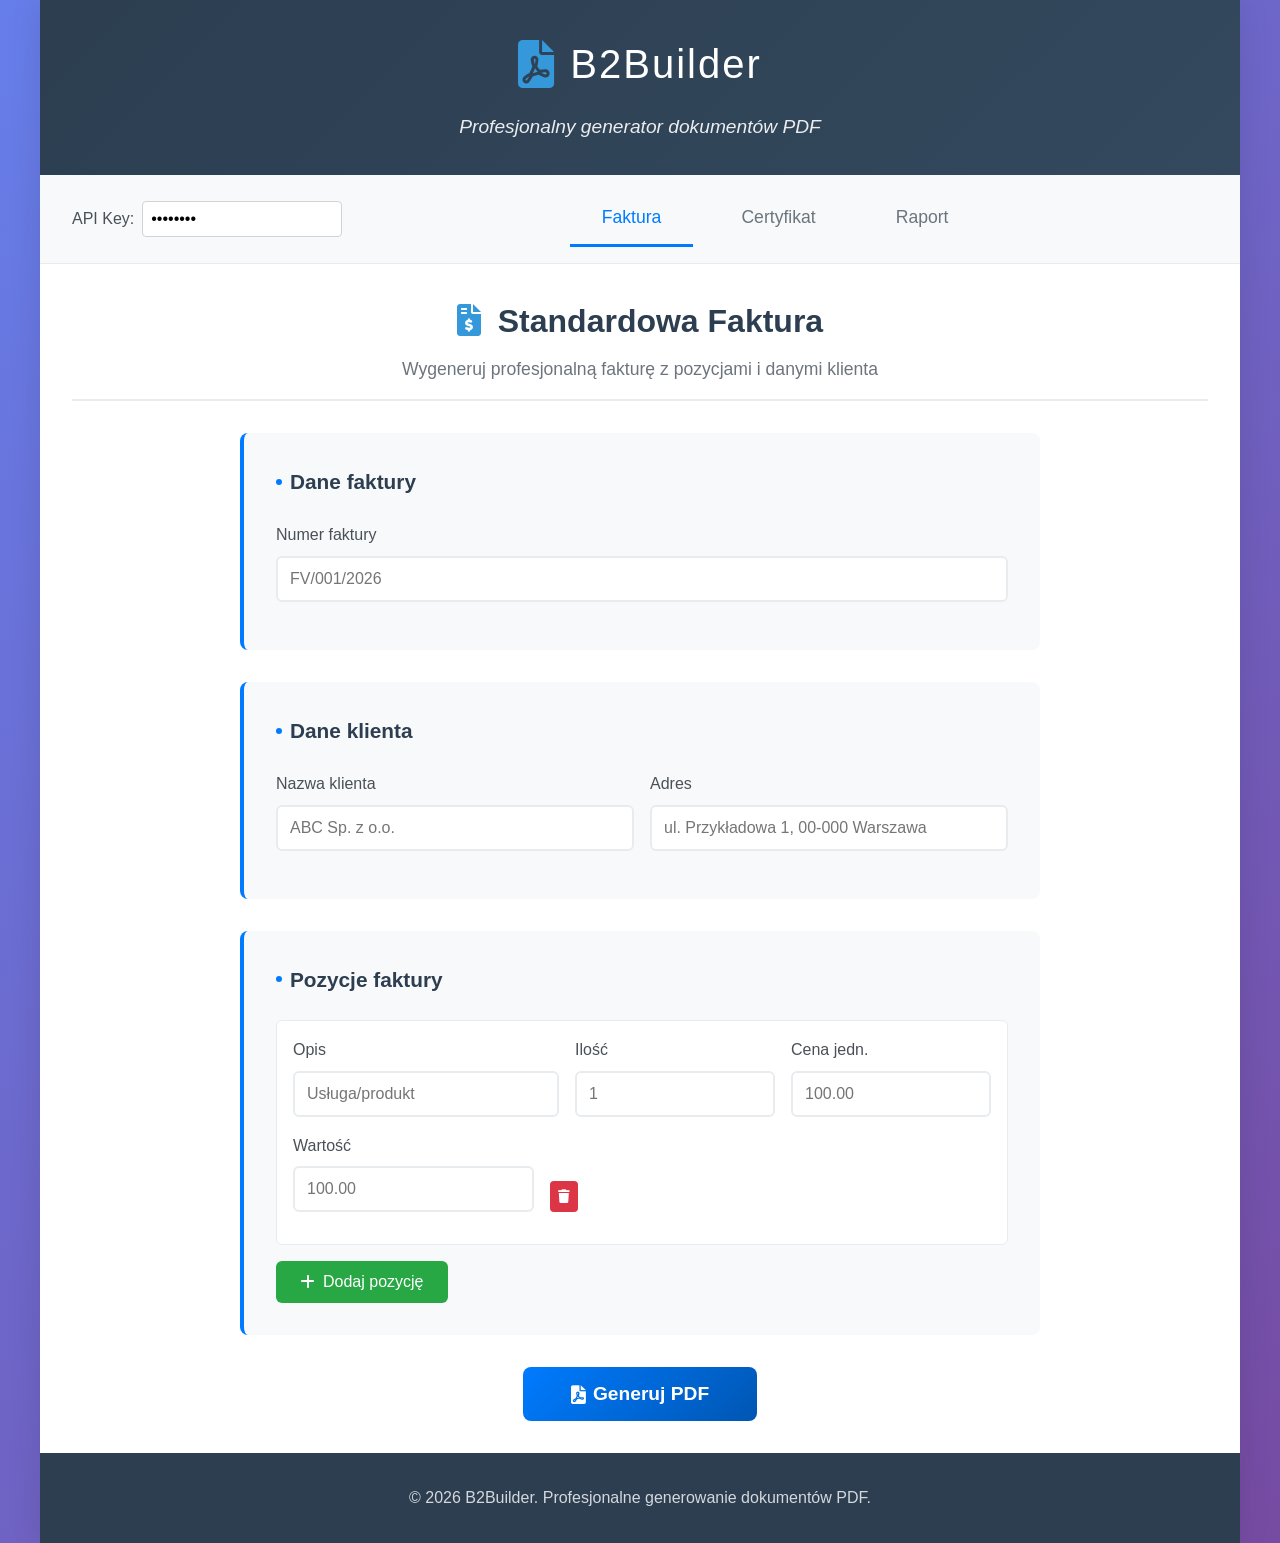
<file: static/index.html>
<!DOCTYPE html>
<html lang="pl">
<head>
    <meta charset="UTF-8">
    <meta name="viewport" content="width=device-width, initial-scale=1.0">
    <title>B2Builder - Generator Dokumentów PDF</title>
    <link rel="stylesheet" href="/static/css/styles.css">
    <link href="https://cdnjs.cloudflare.com/ajax/libs/font-awesome/6.0.0/css/all.min.css" rel="stylesheet">
</head>
<body>
    <div class="container">
        <header class="header">
            <div class="header-content">
                <div class="logo">
                    <i class="fas fa-file-pdf"></i>
                    <h1>B2Builder</h1>
                </div>
                <p class="subtitle">Profesjonalny generator dokumentów PDF</p>
            </div>
        </header>

        <nav class="nav">
            <div class="nav-left">
                <div class="api-key-section">
                    <label for="api-key">API Key:</label>
                    <input type="password" id="api-key" placeholder="Wprowadź API key" value="test-key">
                </div>
            </div>
            <div class="nav-center">
                <button class="nav-btn active" onclick="showTemplate('invoice')">Faktura</button>
                <button class="nav-btn" onclick="showTemplate('certificate')">Certyfikat</button>
                <button class="nav-btn" onclick="showTemplate('report')">Raport</button>
            </div>
        </nav>

        <main class="main-content">
            <!-- Faktura Template -->
            <div id="invoice-template" class="template active">
                <div class="template-header">
                    <h2><i class="fas fa-file-invoice-dollar"></i> Standardowa Faktura</h2>
                    <p>Wygeneruj profesjonalną fakturę z pozycjami i danymi klienta</p>
                </div>

                <form id="invoice-form" class="form">
                    <div class="form-section">
                        <h3>Dane faktury</h3>
                        <div class="form-row">
                            <div class="form-group">
                                <label for="invoice-number">Numer faktury</label>
                                <input type="text" id="invoice-number" placeholder="FV/001/2026" required>
                            </div>
                        </div>
                    </div>

                    <div class="form-section">
                        <h3>Dane klienta</h3>
                        <div class="form-row">
                            <div class="form-group">
                                <label for="customer-name">Nazwa klienta</label>
                                <input type="text" id="customer-name" placeholder="ABC Sp. z o.o." required>
                            </div>
                            <div class="form-group">
                                <label for="customer-address">Adres</label>
                                <input type="text" id="customer-address" placeholder="ul. Przykładowa 1, 00-000 Warszawa" required>
                            </div>
                        </div>
                    </div>

                    <div class="form-section">
                        <h3>Pozycje faktury</h3>
                        <div id="items-container">
                            <div class="item-row">
                                <div class="form-row">
                                    <div class="form-group large">
                                        <label>Opis</label>
                                        <input type="text" class="item-description" placeholder="Usługa/produkt" required>
                                    </div>
                                    <div class="form-group small">
                                        <label>Ilość</label>
                                        <input type="number" class="item-quantity" placeholder="1" min="1" required>
                                    </div>
                                    <div class="form-group small">
                                        <label>Cena jedn.</label>
                                        <input type="number" class="item-price" placeholder="100.00" step="0.01" min="0" required>
                                    </div>
                                    <div class="form-group small">
                                        <label>Wartość</label>
                                        <input type="number" class="item-total" placeholder="100.00" step="0.01" readonly>
                                    </div>
                                    <div class="form-group action">
                                        <button type="button" class="btn-remove" onclick="removeItem(this)">
                                            <i class="fas fa-trash"></i>
                                        </button>
                                    </div>
                                </div>
                            </div>
                        </div>
                        <button type="button" class="btn-add" onclick="addItem()">
                            <i class="fas fa-plus"></i> Dodaj pozycję
                        </button>
                    </div>

                    <div class="form-actions">
                        <button type="submit" class="btn-generate">
                            <i class="fas fa-file-pdf"></i> Generuj PDF
                        </button>
                    </div>
                </form>
            </div>

            <!-- Certyfikat Template -->
            <div id="certificate-template" class="template">
                <div class="template-header">
                    <h2><i class="fas fa-certificate"></i> Certyfikat</h2>
                    <p>Wygeneruj elegancki certyfikat ukończenia kursu</p>
                </div>

                <form id="certificate-form" class="form">
                    <div class="form-section">
                        <h3>Dane certyfikatu</h3>
                        <div class="form-row">
                            <div class="form-group">
                                <label for="recipient-name">Imię i nazwisko odbiorcy</label>
                                <input type="text" id="recipient-name" placeholder="Jan Kowalski" required>
                            </div>
                            <div class="form-group">
                                <label for="course-title">Tytuł kursu</label>
                                <input type="text" id="course-title" placeholder="Python dla Zaawansowanych" required>
                            </div>
                        </div>
                        <div class="form-row">
                            <div class="form-group">
                                <label for="completion-date">Data ukończenia</label>
                                <input type="date" id="completion-date" required>
                            </div>
                            <div class="form-group">
                                <label for="issuer-name">Nazwa instytucji</label>
                                <input type="text" id="issuer-name" placeholder="B2Builder Academy" required>
                            </div>
                        </div>
                        <div class="form-row">
                            <div class="form-group">
                                <label for="certificate-number">Numer certyfikatu</label>
                                <input type="text" id="certificate-number" placeholder="CERT-2026-001" required>
                            </div>
                        </div>
                    </div>

                    <div class="form-actions">
                        <button type="submit" class="btn-generate">
                            <i class="fas fa-file-pdf"></i> Generuj PDF
                        </button>
                    </div>
                </form>
            </div>

            <!-- Raport Template -->
            <div id="report-template" class="template">
                <div class="template-header">
                    <h2><i class="fas fa-chart-line"></i> Raport Miesięczny</h2>
                    <p>Wygeneruj profesjonalny raport biznesowy</p>
                </div>

                <form id="report-form" class="form">
                    <div class="form-section">
                        <h3>Dane raportu</h3>
                        <div class="form-row">
                            <div class="form-group">
                                <label for="report-title">Tytuł raportu</label>
                                <input type="text" id="report-title" placeholder="Raport Miesięczny - Marzec 2026" required>
                            </div>
                            <div class="form-group">
                                <label for="report-month">Miesiąc</label>
                                <input type="text" id="report-month" placeholder="2026-03" required>
                            </div>
                        </div>
                        <div class="form-row">
                            <div class="form-group full">
                                <label for="summary">Podsumowanie</label>
                                <textarea id="summary" rows="3" placeholder="Krótkie podsumowanie wyników..." required></textarea>
                            </div>
                        </div>
                    </div>

                    <div class="form-section">
                        <h3>Wskaźniki finansowe</h3>
                        <div class="form-row">
                            <div class="form-group">
                                <label for="revenue">Przychody</label>
                                <input type="number" id="revenue" placeholder="15000.00" step="0.01" min="0" required>
                            </div>
                            <div class="form-group">
                                <label for="expenses">Wydatki</label>
                                <input type="number" id="expenses" placeholder="12000.00" step="0.01" min="0" required>
                            </div>
                            <div class="form-group">
                                <label for="profit">Zysk</label>
                                <input type="number" id="profit" placeholder="3000.00" step="0.01" min="0" required>
                            </div>
                        </div>
                    </div>

                    <div class="form-actions">
                        <button type="submit" class="btn-generate">
                            <i class="fas fa-file-pdf"></i> Generuj PDF
                        </button>
                    </div>
                </form>
            </div>
        </main>

        <footer class="footer">
            <p>&copy; 2026 B2Builder. Profesjonalne generowanie dokumentów PDF.</p>
        </footer>
    </div>

    <script src="/static/js/app.js"></script>
</body>
</html>
</file>
<file: static/css/styles.css>
/* Reset and base styles */
* {
    margin: 0;
    padding: 0;
    box-sizing: border-box;
}

body {
    font-family: 'Segoe UI', Tahoma, Geneva, Verdana, sans-serif;
    line-height: 1.6;
    color: #333;
    background: linear-gradient(135deg, #667eea 0%, #764ba2 100%);
    min-height: 100vh;
}

.container {
    max-width: 1200px;
    margin: 0 auto;
    background: white;
    min-height: 100vh;
    box-shadow: 0 0 30px rgba(0, 0, 0, 0.1);
}

/* Header */
.header {
    background: linear-gradient(135deg, #2c3e50 0%, #34495e 100%);
    color: white;
    padding: 2rem 0;
}

.header-content {
    max-width: 1200px;
    margin: 0 auto;
    padding: 0 2rem;
    text-align: center;
}

.logo {
    display: flex;
    align-items: center;
    justify-content: center;
    margin-bottom: 1rem;
}

.logo i {
    font-size: 3rem;
    margin-right: 1rem;
    color: #3498db;
}

.logo h1 {
    font-size: 2.5rem;
    font-weight: 300;
    letter-spacing: 2px;
}

.subtitle {
    font-size: 1.2rem;
    opacity: 0.9;
    font-style: italic;
}

/* Navigation */
.nav {
    background: #f8f9fa;
    padding: 1rem 2rem;
    border-bottom: 1px solid #e9ecef;
    display: flex;
    justify-content: space-between;
    align-items: center;
    flex-wrap: wrap;
}

.nav-left {
    display: flex;
    align-items: center;
}

.api-key-section {
    display: flex;
    align-items: center;
    gap: 0.5rem;
}

.api-key-section label {
    font-weight: 500;
    color: #495057;
    margin: 0;
}

.api-key-section input {
    padding: 0.5rem;
    border: 1px solid #ced4da;
    border-radius: 4px;
    width: 200px;
}

.nav-center {
    display: flex;
    justify-content: center;
    flex: 1;
}

.nav-btn {
    background: none;
    border: none;
    padding: 1rem 2rem;
    font-size: 1.1rem;
    font-weight: 500;
    color: #6c757d;
    cursor: pointer;
    transition: all 0.3s ease;
    border-bottom: 3px solid transparent;
    margin: 0 0.5rem;
}

.nav-btn:hover {
    color: #495057;
    background: #e9ecef;
}

.nav-btn.active {
    color: #007bff;
    border-bottom-color: #007bff;
}

/* Main content */
.main-content {
    padding: 2rem;
    min-height: calc(100vh - 200px);
}

.template {
    display: none;
}

.template.active {
    display: block;
}

.template-header {
    text-align: center;
    margin-bottom: 2rem;
    padding-bottom: 1rem;
    border-bottom: 2px solid #e9ecef;
}

.template-header h2 {
    font-size: 2rem;
    color: #2c3e50;
    margin-bottom: 0.5rem;
}

.template-header h2 i {
    color: #3498db;
    margin-right: 0.5rem;
}

.template-header p {
    color: #6c757d;
    font-size: 1.1rem;
}

/* Forms */
.form {
    max-width: 800px;
    margin: 0 auto;
}

.form-section {
    background: #f8f9fa;
    padding: 2rem;
    margin-bottom: 2rem;
    border-radius: 8px;
    border-left: 4px solid #007bff;
}

.form-section h3 {
    color: #2c3e50;
    margin-bottom: 1.5rem;
    font-size: 1.3rem;
    display: flex;
    align-items: center;
}

.form-section h3::before {
    content: '';
    width: 6px;
    height: 6px;
    background: #007bff;
    border-radius: 50%;
    margin-right: 0.5rem;
}

.form-row {
    display: flex;
    gap: 1rem;
    margin-bottom: 1rem;
    flex-wrap: wrap;
}

.form-group {
    flex: 1;
    min-width: 200px;
}

.form-group.large {
    flex: 2;
}

.form-group.small {
    flex: 0.5;
}

.form-group.full {
    flex: 1 1 100%;
}

.form-group.action {
    flex: 0 0 auto;
    display: flex;
    align-items: end;
}

label {
    display: block;
    margin-bottom: 0.5rem;
    font-weight: 500;
    color: #495057;
}

input, textarea {
    width: 100%;
    padding: 0.75rem;
    border: 2px solid #e9ecef;
    border-radius: 6px;
    font-size: 1rem;
    transition: border-color 0.3s ease;
}

input:focus, textarea:focus {
    outline: none;
    border-color: #007bff;
    box-shadow: 0 0 0 3px rgba(0, 123, 255, 0.1);
}

textarea {
    resize: vertical;
    min-height: 80px;
}

/* Items management */
.item-row {
    background: white;
    padding: 1rem;
    border-radius: 6px;
    margin-bottom: 1rem;
    border: 1px solid #e9ecef;
    position: relative;
}

.btn-remove {
    background: #dc3545;
    color: white;
    border: none;
    padding: 0.5rem;
    border-radius: 4px;
    cursor: pointer;
    transition: background 0.3s ease;
}

.btn-remove:hover {
    background: #c82333;
}

.btn-add {
    background: #28a745;
    color: white;
    border: none;
    padding: 0.75rem 1.5rem;
    border-radius: 6px;
    cursor: pointer;
    font-size: 1rem;
    transition: background 0.3s ease;
    display: flex;
    align-items: center;
    gap: 0.5rem;
}

.btn-add:hover {
    background: #218838;
}

/* Form actions */
.form-actions {
    text-align: center;
    margin-top: 2rem;
}

.btn-generate {
    background: linear-gradient(135deg, #007bff 0%, #0056b3 100%);
    color: white;
    border: none;
    padding: 1rem 3rem;
    border-radius: 8px;
    font-size: 1.2rem;
    font-weight: 600;
    cursor: pointer;
    transition: transform 0.2s ease, box-shadow 0.2s ease;
    display: inline-flex;
    align-items: center;
    gap: 0.5rem;
}

.btn-generate:hover {
    transform: translateY(-2px);
    box-shadow: 0 4px 12px rgba(0, 123, 255, 0.3);
}

.btn-generate:active {
    transform: translateY(0);
}

/* Footer */
.footer {
    background: #2c3e50;
    color: white;
    text-align: center;
    padding: 2rem;
    margin-top: auto;
}

.footer p {
    margin: 0;
    opacity: 0.8;
}

/* Loading overlay */
.loading-overlay {
    position: fixed;
    top: 0;
    left: 0;
    width: 100%;
    height: 100%;
    background: rgba(0, 0, 0, 0.7);
    display: none;
    justify-content: center;
    align-items: center;
    z-index: 1000;
}

.loading-content {
    background: white;
    padding: 2rem;
    border-radius: 8px;
    text-align: center;
}

.spinner {
    border: 4px solid #f3f3f3;
    border-top: 4px solid #007bff;
    border-radius: 50%;
    width: 40px;
    height: 40px;
    animation: spin 1s linear infinite;
    margin: 0 auto 1rem;
}

@keyframes spin {
    0% { transform: rotate(0deg); }
    100% { transform: rotate(360deg); }
}

/* Success/Error messages */
.message {
    padding: 1rem;
    border-radius: 6px;
    margin: 1rem 0;
    display: none;
}

.message.success {
    background: #d4edda;
    color: #155724;
    border: 1px solid #c3e6cb;
}

.message.error {
    background: #f8d7da;
    color: #721c24;
    border: 1px solid #f5c6cb;
}

/* Responsive design */
@media (max-width: 768px) {
    .header-content {
        padding: 0 1rem;
    }

    .logo h1 {
        font-size: 2rem;
    }

    .nav {
        padding: 0 1rem;
    }

    .nav-btn {
        padding: 0.75rem 1rem;
        font-size: 1rem;
    }

    .main-content {
        padding: 1rem;
    }

    .form-section {
        padding: 1.5rem;
    }

    .form-row {
        flex-direction: column;
        gap: 0.5rem;
    }

    .form-group {
        min-width: auto;
    }

    .template-header h2 {
        font-size: 1.5rem;
    }

    .btn-generate {
        padding: 0.75rem 2rem;
        font-size: 1rem;
    }
}
</file>
